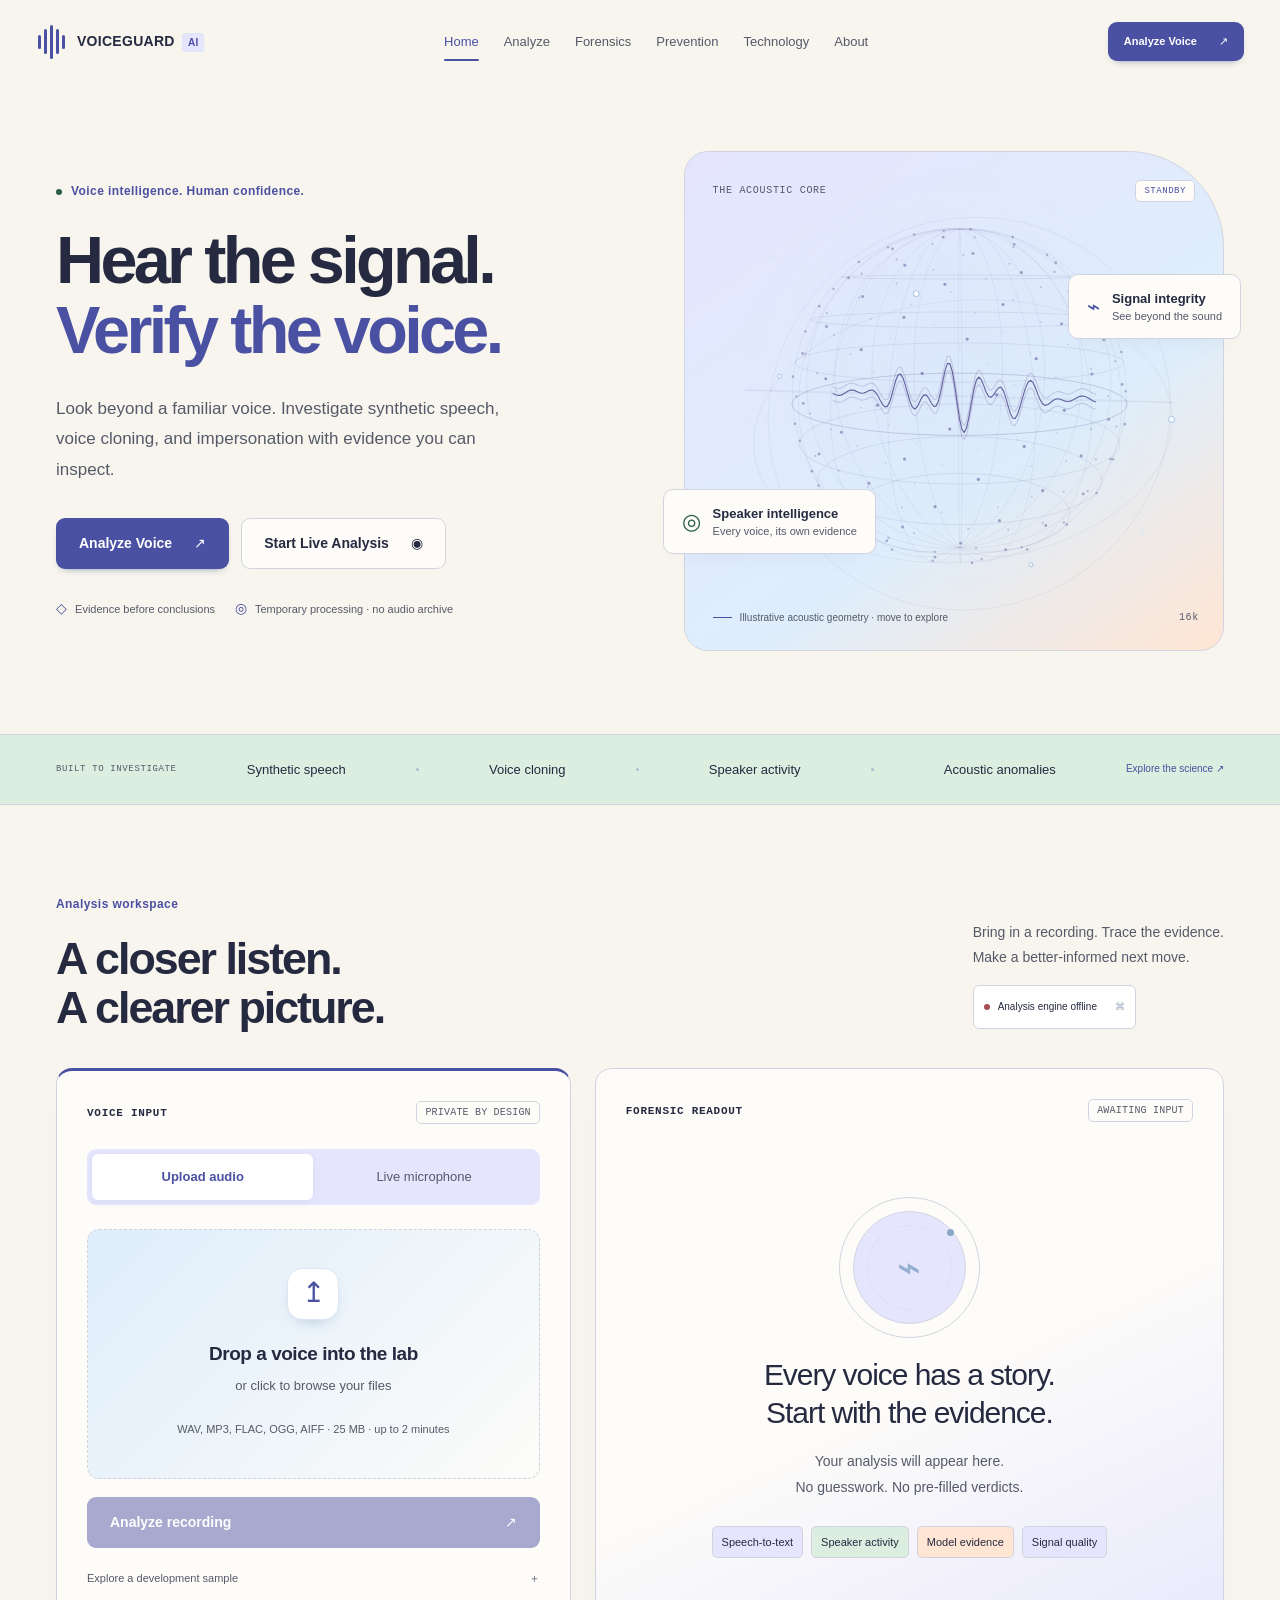
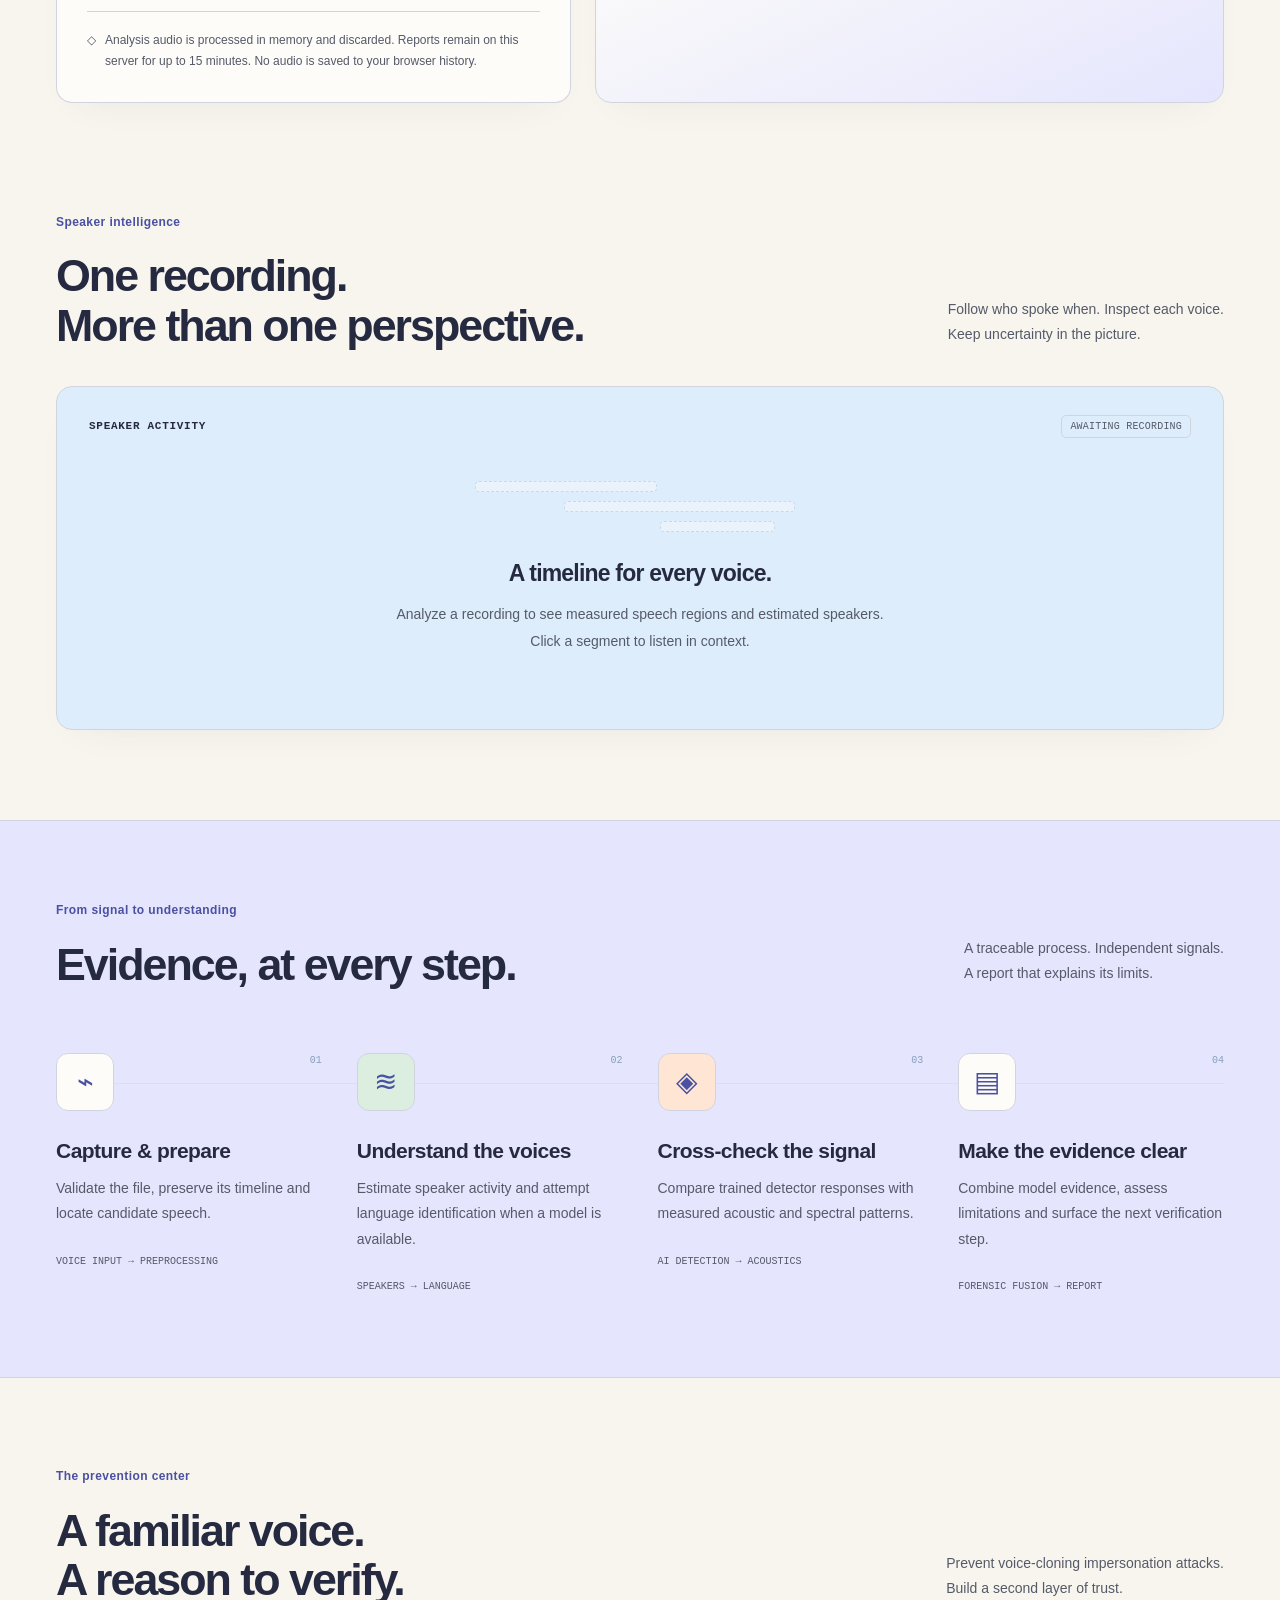
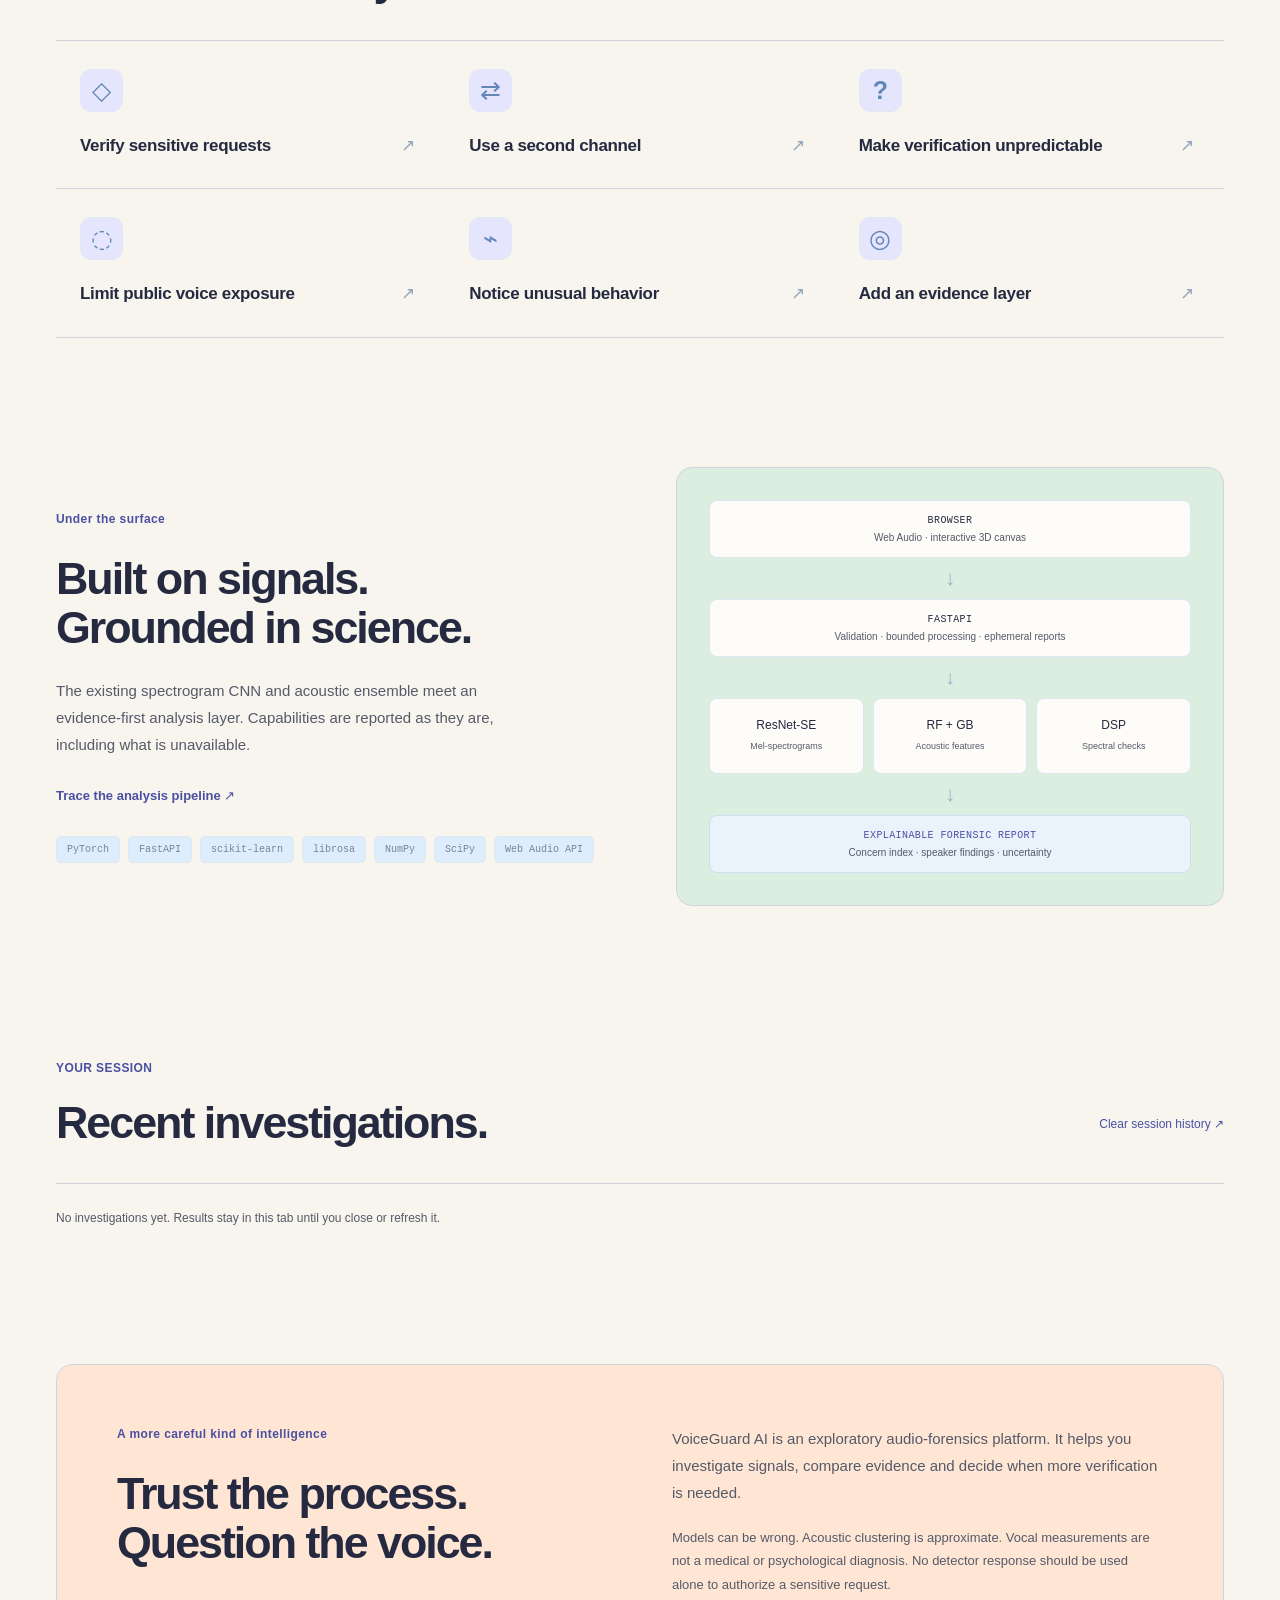
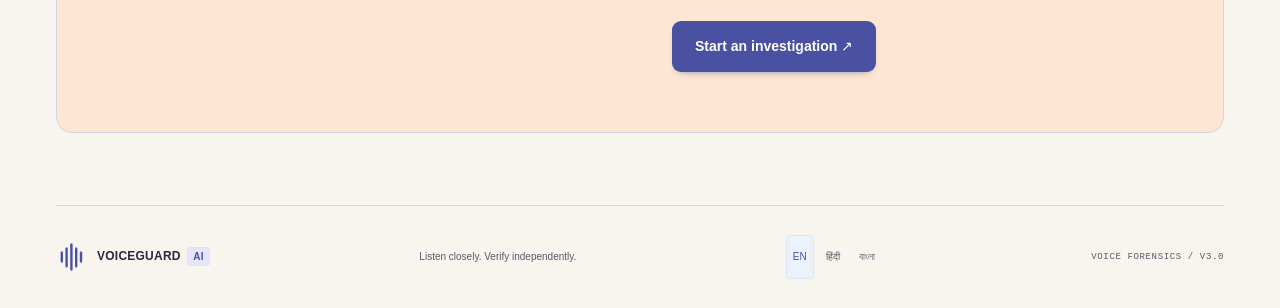
<file: index.html>
<!doctype html>
<html lang="en">
<head>
  <meta charset="UTF-8"><meta name="viewport" content="width=device-width,initial-scale=1">
  <meta name="description" content="VoiceGuard AI — an evidence-first workspace for audio forensics, speaker analysis and safer voice verification.">
  <meta name="theme-color" content="#f7f5ef"><title>VoiceGuard AI — Hear the signal. Verify the voice.</title>
  <link rel="icon" href="data:image/svg+xml,%3Csvg xmlns='http://www.w3.org/2000/svg' viewBox='0 0 32 32'%3E%3Crect width='32' height='32' rx='8' fill='%234f51a7'/%3E%3Cpath d='M8 13v6m5-11v16m6-19v22m5-14v6' stroke='%23f7f5ef' stroke-width='2' stroke-linecap='round'/%3E%3C/svg%3E">
  <link rel="stylesheet" href="styles.css"><script src="core-visual.js" defer></script><script src="api-config.js"></script><script src="script.js" defer></script>
</head>
<body>
<a class="skip-link" href="#analyze">Skip to audio analysis</a>
<header class="site-header">
  <a class="brand" href="#home" aria-label="VoiceGuard AI home"><span class="brand-icon" aria-hidden="true"><i></i><i></i><i></i><i></i><i></i></span><span>VOICEGUARD <b>AI</b></span></a>
  <button class="menu-toggle" id="menuToggle" aria-expanded="false" aria-controls="navigation" aria-label="Toggle navigation">☰</button>
  <nav id="navigation" aria-label="Main navigation"><a href="#home">Home</a><a href="#analyze">Analyze</a><a href="#forensics">Forensics</a><a href="#prevention">Prevention</a><a href="#technology">Technology</a><a href="#about">About</a></nav>
  <a class="button small primary nav-cta" href="#analyze">Analyze Voice <span aria-hidden="true">↗</span></a>
</header>
<main>
<section class="hero shell" id="home" aria-labelledby="hero-title">
  <div class="hero-copy reveal">
    <div class="eyebrow"><span class="status-dot"></span> Voice intelligence. Human confidence.</div>
    <h1 id="hero-title">Hear the signal.<br><span>Verify the voice.</span></h1>
    <p class="hero-description">Look beyond a familiar voice. Investigate synthetic speech, voice cloning, and impersonation with evidence you can inspect.</p>
    <div class="hero-actions"><a href="#analyze" class="button primary" data-i18n="analyzeVoice">Analyze Voice <span aria-hidden="true">↗</span></a><button class="button secondary" id="heroLive" data-i18n="startLive">Start Live Analysis <span aria-hidden="true">◉</span></button></div>
    <div class="hero-trust"><span><i aria-hidden="true">◇</i> Evidence before conclusions</span><span><i aria-hidden="true">◎</i> Temporary processing · no audio archive</span></div>
  </div>
  <figure class="core-figure reveal" id="coreFigure">
    <div class="core-top"><span class="mono">THE ACOUSTIC CORE</span><span class="core-state" id="coreState">STANDBY</span></div>
    <canvas id="acousticCore" aria-label="Interactive three dimensional acoustic core. Illustrative while idle; waveform follows microphone or analyzed audio when available."></canvas>
    <div class="core-node node-a"><span class="node-icon">⌁</span><span>Signal integrity<small>See beyond the sound</small></span></div>
    <div class="core-node node-b"><span class="node-icon">◎</span><span>Speaker intelligence<small>Every voice, its own evidence</small></span></div>
    <figcaption><span class="mini-line"></span><span id="coreCaption">Illustrative acoustic geometry · move to explore</span><span class="mono">16k</span></figcaption>
  </figure>
</section>
<div class="capability-strip"><div class="shell"><span class="mono">BUILT TO INVESTIGATE</span><span>Synthetic speech</span><i></i><span>Voice cloning</span><i></i><span>Speaker activity</span><i></i><span>Acoustic anomalies</span><a href="#technology">Explore the science ↗</a></div></div>

<section class="section shell" id="analyze" aria-labelledby="analyze-title">
  <div class="section-heading reveal"><div><div class="eyebrow">Analysis workspace</div><h2 id="analyze-title" data-i18n="workspaceTitle">A closer listen.<br>A clearer picture.</h2></div><div class="heading-aside"><p>Bring in a recording. Trace the evidence.<br>Make a better-informed next move.</p><button class="connection-pill" id="connectionButton" aria-haspopup="dialog"><span class="status-dot" id="connectionDot"></span><span id="connectionText">Connecting to analysis engine</span><span>⌘</span></button></div></div>
  <div class="workspace-grid">
    <article class="panel input-panel reveal">
      <div class="panel-title"><span class="mono">VOICE INPUT</span><span class="pill">PRIVATE BY DESIGN</span></div>
      <div class="tabs" role="tablist" aria-label="Audio source"><button id="uploadTab" role="tab" aria-selected="true" aria-controls="uploadPanel" data-i18n="upload">Upload audio</button><button id="liveTab" role="tab" aria-selected="false" aria-controls="livePanel" tabindex="-1" data-i18n="live">Live microphone</button></div>
      <div id="uploadPanel" role="tabpanel" aria-labelledby="uploadTab">
        <input type="file" id="audioInput" accept=".wav,.mp3,.flac,.ogg,.aiff,.aif,audio/*" class="visually-hidden" tabindex="-1">
        <button class="drop-zone" id="dropZone"><span class="upload-symbol" aria-hidden="true">↥</span><strong id="filePrompt" data-i18n="dropPrompt">Drop a voice into the lab</strong><span id="fileDetail">or click to browse your files</span><small>WAV, MP3, FLAC, OGG, AIFF · 25 MB · up to 2 minutes</small></button>
        <div class="file-meta" id="fileMeta" hidden><span id="fileName"></span><button class="text-button" id="removeFile">Remove</button></div>
        <audio id="audioPreview" controls hidden preload="metadata"></audio>
        <button id="analyzeButton" class="button primary wide" disabled data-i18n="analyzeRecording">Analyze recording <span aria-hidden="true">↗</span></button>
        <details class="sample-details"><summary>Explore a development sample <span>＋</span></summary><p>These are supplied development recordings, not a validation benchmark. Each sample is sent through the actual pipeline.</p><div id="sampleList" class="sample-list">Loading samples…</div></details>
      </div>
      <div id="livePanel" role="tabpanel" aria-labelledby="liveTab" hidden>
        <label class="speech-language-label" for="speechLanguage">Live transcription language <select id="speechLanguage"><option value="en">English</option><option value="hi">Hindi</option><option value="bn">Bengali</option></select></label><p class="subtle">This controls browser transcription only. The audio model detects spoken language independently.</p><div class="live-heading"><span class="mono" id="liveStatus">MICROPHONE OFF</span><time id="recordTimer">00:00</time></div>
        <div class="live-voice-bar" id="liveVoiceBar"><span class="voice-activity-dot" id="voiceActivityDot"></span><span id="voiceActivityText">Awaiting speech input…</span></div>
        <canvas id="liveWave" height="115" aria-label="Live microphone waveform"></canvas><canvas id="liveSpectrum" height="60" aria-label="Live microphone frequency spectrum"></canvas>
        <div class="live-transcript-box" id="liveTranscriptBox"><span class="transcript-label mono">SPEECH RECOGNITION (STT)</span><p id="liveTranscriptText" class="transcript-placeholder">Spoken words will appear here in real time as you speak…</p></div>
        <div class="live-metrics"><div><small>AMPLITUDE</small><strong id="liveAmplitude">— dBFS</strong></div><div><small>WINDOW RISK</small><strong id="liveRisk">Awaiting audio</strong></div><div><small>LANGUAGE</small><strong id="liveLanguage">Unknown</strong></div><div><small>VOCAL STATE</small><strong id="liveVocal">Awaiting audio</strong></div></div>
        <p class="subtle" id="liveSpeaker">Real-time voice stream active. Complete input is analyzed upon stopping.</p>
        <div class="live-action-row"><button class="button primary wide" id="recordButton" data-i18n="enableMic">Enable microphone <span aria-hidden="true">◉</span></button></div>
        <p class="privacy-note">Your browser asks for permission. Optional browser speech recognition may send audio to your browser provider. The analysis engine processes the recording separately. Stop recording to review the complete forensic report.</p>
      </div>
      <div id="inputError" class="notice error" role="alert" hidden></div>
      <div class="privacy-note"><span aria-hidden="true">◇</span><span>Analysis audio is processed in memory and discarded. Reports remain on this server for up to 15 minutes. No audio is saved to your browser history.</span></div>
    </article>
    <article class="panel readout-panel reveal" aria-labelledby="readoutTitle" aria-busy="false" id="readout">
      <div class="panel-title"><span class="mono" id="readoutTitle">FORENSIC READOUT</span><span class="pill" id="readoutStatus">AWAITING INPUT</span></div>
      <div id="emptyReadout" class="empty-readout"><div class="empty-orbit" aria-hidden="true"><span>⌁</span><i></i></div><h3>Every voice has a story.<br>Start with the evidence.</h3><p>Your analysis will appear here.<br>No guesswork. No pre-filled verdicts.</p><div class="empty-tags"><span>Speech-to-text</span><span>Speaker activity</span><span>Model evidence</span><span>Signal quality</span></div></div>
      <div id="loadingReadout" class="loading-readout" hidden><div class="processing-icon" aria-hidden="true">◎</div><p class="eyebrow">FOLLOWING THE SIGNAL</p><h3 id="analysisStage" role="status">Reading audio</h3><div class="progress-track" role="progressbar" aria-label="Analysis progress" aria-valuemin="0" aria-valuemax="100" aria-valuenow="0"><span id="progressLine"></span></div><ol id="stageList"></ol><p class="subtle">Stages reflect server progress. First analysis may take longer while audio libraries warm up.</p></div>
      <div id="resultReadout" hidden>
        <div class="result-hero"><div class="risk-gauge" id="riskGauge"><svg viewBox="0 0 180 180" aria-hidden="true"><circle cx="90" cy="90" r="76"></circle><circle id="gaugeValue" cx="90" cy="90" r="76"></circle></svg><div><strong id="gaugeScore">—</strong><span>CONCERN / 100</span></div></div><div><span class="eyebrow">VOICE AUTHENTICITY RISK</span><h3 id="verdictText"></h3><span class="risk-badge" id="verdictTag"></span><p class="subtle" id="confidence"></p></div></div>
        <div class="summary-grid"><div><small>SPEAKERS</small><strong id="summarySpeakers">—</strong></div><div><small>LANGUAGE</small><strong id="summaryLanguage">—</strong></div><div><small>AUDIO QUALITY</small><strong id="summaryQuality">—</strong></div><div><small>DURATION</small><strong id="summaryDuration">—</strong></div></div>
        <p id="languageEvidence" class="subtle"></p><div class="result-transcript-box" id="resultTranscriptBox" hidden><div class="panel-title"><span class="mono">TRANSCRIBED SPEECH</span><span class="pill">SPEECH-TO-TEXT</span></div><p id="resultTranscriptText"></p></div>
        <p class="notice" id="resultReason"></p><div id="evidenceRows" class="evidence-list"></div>
        <button class="button secondary wide" id="reportButton">Download forensic report <span>↓</span></button><p class="report-note">Printable HTML · measured evidence, speaker findings and limitations</p>
      </div>
    </article>
  </div>
</section>

<section class="section shell forensics-section" id="forensics" aria-labelledby="forensics-title">
  <div class="section-heading reveal"><div><div class="eyebrow">Speaker intelligence</div><h2 id="forensics-title">One recording.<br>More than one perspective.</h2></div><p class="heading-aside">Follow who spoke when. Inspect each voice.<br>Keep uncertainty in the picture.</p></div>
  <div class="panel timeline-panel reveal">
    <div class="panel-title"><span class="mono">SPEAKER ACTIVITY</span><span class="pill" id="timelineBadge">AWAITING RECORDING</span></div>
    <div id="timelineEmpty" class="timeline-empty"><div class="timeline-placeholder" aria-hidden="true"><i></i><i></i><i></i></div><h3>A timeline for every voice.</h3><p>Analyze a recording to see measured speech regions and estimated speakers.<br>Click a segment to listen in context.</p></div>
    <div id="timelineResult" hidden><h3 id="speakerCountTitle"></h3><p class="subtle">Each voice has its own concern index. This is not a calibrated probability of fraud. Overlapping audio is excluded from individual scoring.</p><div id="speakerOverview" class="speaker-overview"></div><p id="diarizationNote" class="notice"></p><div class="timeline-ruler"><span>00:00</span><span id="timelineEnd"></span></div><div id="speakerLanes"></div><div class="timeline-legend"><span><i></i> Estimated speaker activity</span><span><i class="hatched"></i> Overlapping speech</span><span>Click a segment to play</span></div><div id="speakerDetail" class="speaker-detail" aria-live="polite"></div></div>
  </div>
  <div class="signal-panels" id="signalPanels" hidden><article class="panel"><div class="panel-title"><span class="mono">MEL-SPECTROGRAM</span><span class="pill">MEASURED AUDIO</span></div><canvas id="spectrogram" height="220" aria-label="Measured mel-frequency spectrogram: time increases to the right, mel bands increase upward"></canvas><p class="subtle">Time → · mel frequency ↑ · darker blue = greater relative energy</p></article><article class="panel"><div class="panel-title"><span class="mono">VOCAL CHARACTERISTICS</span><span class="pill">NON-DIAGNOSTIC</span></div><div id="vocalDetails"></div></article></div>
</section>

<section class="method-section" id="how-it-works"><div class="shell section"><div class="section-heading reveal"><div><div class="eyebrow">From signal to understanding</div><h2>Evidence, at every step.</h2></div><p class="heading-aside">A traceable process. Independent signals.<br>A report that explains its limits.</p></div><div class="pipeline-grid">
  <article class="reveal"><span>01</span><div class="method-icon">⌁</div><h3>Capture & prepare</h3><p>Validate the file, preserve its timeline and locate candidate speech.</p><small>VOICE INPUT → PREPROCESSING</small></article>
  <article class="reveal"><span>02</span><div class="method-icon">≋</div><h3>Understand the voices</h3><p>Estimate speaker activity and attempt language identification when a model is available.</p><small>SPEAKERS → LANGUAGE</small></article>
  <article class="reveal"><span>03</span><div class="method-icon">◈</div><h3>Cross-check the signal</h3><p>Compare trained detector responses with measured acoustic and spectral patterns.</p><small>AI DETECTION → ACOUSTICS</small></article>
  <article class="reveal"><span>04</span><div class="method-icon">▤</div><h3>Make the evidence clear</h3><p>Combine model evidence, assess limitations and surface the next verification step.</p><small>FORENSIC FUSION → REPORT</small></article>
</div></div></section>

<section class="section shell" id="prevention"><div class="section-heading reveal"><div><div class="eyebrow">The prevention center</div><h2>A familiar voice.<br>A reason to verify.</h2></div><p class="heading-aside">Prevent voice-cloning impersonation attacks.<br>Build a second layer of trust.</p></div><div class="prevention-grid">
<details class="protection-card reveal"><summary><span class="card-icon">◇</span><span>Verify sensitive requests</span><i>↗</i></summary><p>A voice alone is not proof of identity. Pause before approving payments, account changes or requests for credentials.</p></details>
<details class="protection-card reveal"><summary><span class="card-icon">⇄</span><span>Use a second channel</span><i>↗</i></summary><p>Call a saved, independently verified number or use your organization’s trusted messaging channel. Do not rely on contact details supplied by the caller.</p></details>
<details class="protection-card reveal"><summary><span class="card-icon">?</span><span>Make verification unpredictable</span><i>↗</i></summary><p>Use a fresh challenge or agreed verification process. A challenge is an additional check; a convincing answer is not sufficient on its own.</p></details>
<details class="protection-card reveal"><summary><span class="card-icon">◌</span><span>Limit public voice exposure</span><i>↗</i></summary><p>Consider where you publish long, clean voice recordings. Share recordings with the audience that actually needs them.</p></details>
<details class="protection-card reveal"><summary><span class="card-icon">⌁</span><span>Notice unusual behavior</span><i>↗</i></summary><p>Urgency, secrecy, unfamiliar payment details and attempts to bypass normal procedures are reasons to pause and verify.</p></details>
<details class="protection-card reveal"><summary><span class="card-icon">◎</span><span>Add an evidence layer</span><i>↗</i></summary><p>Use VoiceGuard to inspect acoustic signals. A low concern score does not establish authenticity; keep independent verification in place.</p></details>
</div></section>

<section class="technology-section shell" id="technology"><div class="technology-copy reveal"><div class="eyebrow">Under the surface</div><h2>Built on signals.<br>Grounded in science.</h2><p>The existing spectrogram CNN and acoustic ensemble meet an evidence-first analysis layer. Capabilities are reported as they are, including what is unavailable.</p><a href="#how-it-works" class="text-link">Trace the analysis pipeline ↗</a><div class="technology-badges"><span>PyTorch</span><span>FastAPI</span><span>scikit-learn</span><span>librosa</span><span>NumPy</span><span>SciPy</span><span>Web Audio API</span></div></div><div class="architecture panel reveal"><div class="architecture-node">BROWSER <small>Web Audio · interactive 3D canvas</small></div><div class="architecture-connector">↓</div><div class="architecture-node">FASTAPI <small>Validation · bounded processing · ephemeral reports</small></div><div class="architecture-connector">↓</div><div class="architecture-branches"><span>ResNet-SE<br><small>Mel-spectrograms</small></span><span>RF + GB<br><small>Acoustic features</small></span><span>DSP<br><small>Spectral checks</small></span></div><div class="architecture-connector">↓</div><div class="architecture-node final-node">EXPLAINABLE FORENSIC REPORT <small>Concern index · speaker findings · uncertainty</small></div></div></section>

<section class="section shell" id="history"><div class="section-heading"><div><div class="eyebrow">YOUR SESSION</div><h2>Recent investigations.</h2></div><button class="text-button" id="clearHistory">Clear session history ↗</button></div><div id="historyList" class="history-list"><p class="subtle">No investigations yet. Results stay in this tab until you close or refresh it.</p></div></section>
<section class="about-section shell reveal" id="about"><div><div class="eyebrow">A more careful kind of intelligence</div><h2>Trust the process.<br>Question the voice.</h2></div><div><p>VoiceGuard AI is an exploratory audio-forensics platform. It helps you investigate signals, compare evidence and decide when more verification is needed.</p><p>Models can be wrong. Acoustic clustering is approximate. Vocal measurements are not a medical or psychological diagnosis. No detector response should be used alone to authorize a sensitive request.</p><a class="button primary" href="#analyze">Start an investigation ↗</a></div></section>
</main>
<footer class="shell"><a class="brand" href="#home"><span class="brand-icon" aria-hidden="true"><i></i><i></i><i></i><i></i><i></i></span><span>VOICEGUARD <b>AI</b></span></a><p>Listen closely. Verify independently.</p><div class="language-controls" aria-label="Interface language"><button data-lang="en" aria-pressed="true">EN</button><button data-lang="hi" aria-pressed="false">हिंदी</button><button data-lang="bn" aria-pressed="false">বাংলা</button></div><span class="mono">VOICE FORENSICS / V3.0</span></footer>
<dialog id="settingsDialog"><form method="dialog"><div class="panel-title"><span class="mono">CONNECTION SETTINGS</span><button class="text-button" aria-label="Close settings">✕</button></div><h3>Connect securely.</h3><p>Local analysis works without a key. If your server requires authentication, enter the key provided by its operator. It stays in this tab’s memory.</p><label for="apiKey">API key</label><input id="apiKey" type="password" autocomplete="off" placeholder="Optional for localhost"><p id="capabilityDetails" class="notice"></p><button class="button primary wide" id="saveSettings">Save & reconnect</button></form></dialog>
<div class="toast" id="toast" role="status" hidden></div>
</body></html>
</file>
<file: styles.css>
/* Hallmark · pre-emit critique: P4 H4 E4 S4 R4 V4 */
/* Hallmark · macrostructure: Workbench · tone: soft editorial · anchor hue: indigo */
@import url("tokens.css");

:root {
  font-family:var(--font-body);
  color:var(--ink);
  background:var(--surface);
  font-synthesis:none}

* {
  box-sizing:border-box}
html {
  scroll-behavior:smooth;
  scroll-padding-top:100px;
  overflow-x:clip}
body {
  margin:0;
  font-size:15px;
  line-height:1.65;
  overflow-x:clip;
  background:var(--surface)}
button,input,a {
  -webkit-tap-highlight-color:transparent}
button,input {
  font:inherit}
button,a {
  touch-action:manipulation}
button {
  cursor:pointer}
button:disabled {
  cursor:not-allowed;
  opacity:.48}
a {
  color:inherit;
  text-decoration:none}
button {
  color:inherit}
p {
  color:var(--muted);
  margin:0 0 20px}
h1,h2,h3 {
  font-family:var(--font-display);
  font-weight:600;
  line-height:1.1;
  letter-spacing:-.045em;
  margin:0;
  min-width:0;
  overflow-wrap:anywhere}
h2 {
  font-size:clamp(34px,3.5vw,53px)}
h3 {
  font-size:25px;
  letter-spacing:-.035em}
small {
  font-size:11px}
button:focus-visible,a:focus-visible,summary:focus-visible,input:focus-visible {
  outline:3px solid #789ed0;
  outline-offset:5px}
::selection {
  background:#d6e5f8}
[hidden] {
  display:none!important}
.shell {
  width:min(1280px,calc(100% - 112px));
  margin-inline:auto}
.section {
  padding-block:var(--space-section)}
section {
  scroll-margin-top:20px}
.mono {font-family:var(--font-mono);font-size:10px;letter-spacing:.07em}
.eyebrow {font-family:var(--font-body);font-size:12px;letter-spacing:.035em;font-weight:600;color:var(--blue);display:flex;align-items:center;gap:9px;margin-bottom:24px}
.status-dot {
  height:6px;
  width:6px;
  background:var(--green);
  border-radius:50%;
  display:inline-block;
  flex:none}
.button {
  min-height:48px;
  padding:13px 22px;
  display:inline-flex;
  align-items:center;
  justify-content:center;
  gap:22px;
  border:1px solid transparent;
  border-radius:9px;
  font-size:14px;
  font-weight:600;
  transition:transform var(--dur-short) var(--ease-out),box-shadow var(--dur-short) var(--ease-out),background var(--dur-short) var(--ease-out)}
.button:hover:not(:disabled) {
  transform:translateY(-2px);
  box-shadow:0 9px 22px -12px #345f91aa}
.button:active:not(:disabled) {
  transform:translateY(1px) scale(0.985)}
.primary {
  background:var(--blue);
  color:white;
  box-shadow:0 4px 10px -7px #123d70}
.primary:hover:not(:disabled) {
  background:var(--blue-deep)}
.secondary {
  background:var(--white);
  border-color:var(--line)}
.small {
  min-height:39px;
  padding:9px 15px;
  font-size:11px}
.wide {
  width:100%;
  justify-content:space-between;
  margin-top:18px}
.text-button {
  background:none;
  border:0;
  font-size:12px;
  color:var(--blue);
  padding:8px 0}
.text-link {
  font-size:13px;
  font-weight:600;
  color:var(--blue)}
.pill {
  font:10px var(--font-mono);
  letter-spacing:.02em;
  color:var(--muted);
  border:1px solid var(--line);
  padding:5px 8px;
  border-radius:5px;
  white-space:nowrap}
.subtle {
  font-size:12px;
  color:var(--muted)}
.skip-link {
  position:fixed;
  top:-100px;
  left:20px;
  background:white;
  padding:10px;
  z-index:100}
.skip-link:focus {
  top:10px}
.visually-hidden {
  position:absolute!important;
  width:1px;
  height:1px;
  padding:0;
  margin:-1px;
  overflow:hidden;
  clip:rect(0,0,0,0);
  white-space:nowrap;
  border:0}

.site-header {
  height:84px;
  display:flex;
  align-items:center;
  justify-content:space-between;
  gap:24px;
  padding:0 max(36px,calc((100vw - 1280px)/2));
  border-bottom:1px solid transparent;
  background:var(--color-header);
  position:sticky;
  top:0;
  z-index:30;
  transition:background .25s var(--ease-out),box-shadow .25s var(--ease-out),border-color .25s var(--ease-out)}
.site-header.scrolled {
  box-shadow:0 8px 24px -18px var(--color-shadow);
  border-color:var(--line);
  backdrop-filter:blur(10px)}
.brand {
  display:flex;
  gap:11px;
  align-items:center;
  white-space:nowrap;
  font-size:14px;
  letter-spacing:.02em;
  font-weight:700}
.brand b {
  font-size:10px;
  color:var(--blue);
  background:var(--blue-light);
  border:1px solid #dce6f4;
  padding:3px 5px;
  border-radius:4px;
  margin-left:3px}
.brand-icon {
  width:30px;
  height:34px;
  display:flex;
  align-items:center;
  justify-content:center;
  gap:3px}
.brand-icon i {
  background:var(--blue);
  width:3px;
  height:14px;
  border-radius:3px}
.brand-icon i:nth-child(2),.brand-icon i:nth-child(4) {
  height:25px}
.brand-icon i:nth-child(3) {
  height:34px}
.site-header nav {
  display:flex;
  gap:25px}
.site-header nav a {
  font-size:13px;
  color:var(--muted);
  position:relative;
  padding:12px 0}
.site-header nav a:hover,.site-header nav a.active {
  color:var(--blue)}
.site-header nav a.active:after {
  content:'';
  position:absolute;
  bottom:3px;
  left:0;
  width:100%;
  height:2px;
  background:var(--blue);
  border-radius:2px}
.menu-toggle {
  display:none;
  background:none;
  border:0;
  font-size:24px}

.hero {
  display:grid;
  grid-template-columns:1.08fr 1fr;
  gap:44px;
  align-items:center;
  min-height:650px;
  padding-block:56px 72px}
.hero h1 {
  font-size:clamp(48px,5.2vw,76px);
  font-weight:600;
  letter-spacing:-.055em;
  line-height:1.05;
  white-space:normal}
.hero h1 span {
  color:var(--blue)}
.hero-description {
  font-size:17px;
  line-height:1.8;
  max-width:460px;
  margin:28px 0 32px}
.hero-actions {
  display:flex;
  gap:12px}
.hero-trust {
  display:flex;
  gap:10px 20px;
  margin-top:28px;
  flex-wrap:wrap;
  color:var(--muted);
  font-size:11px}
.hero-trust i {
  font-style:normal;
  font-size:14px;
  padding-right:5px;
  color:var(--blue)}
.core-figure {
  height:500px;
  margin:0;
  position:relative;
  border-radius:24px 96px 24px 24px;
  background:linear-gradient(145deg,var(--color-lavender),var(--color-blue) 62%,var(--color-peach));
  border:1px solid var(--line);
  isolation:isolate}
.core-figure canvas {
  width:100%;
  height:100%;
  display:block;
  touch-action:pan-y}
.core-top {
  position:absolute;
  left:28px;
  right:28px;
  top:28px;
  display:flex;
  align-items:center;
  justify-content:space-between;
  color:var(--muted)}
.core-top .mono {
  font-size:10px}
.core-state {
  font:9px var(--font-mono);
  letter-spacing:.06em;
  border:1px solid var(--line);
  border-radius:5px;
  padding:5px 8px;
  background:var(--white);
  color:var(--blue)}
.core-node {
  position:absolute;
  display:flex;
  align-items:center;
  gap:12px;
  padding:16px 18px;
  background:var(--white);
  border:1px solid var(--line);
  border-radius:10px;
  box-shadow:0 12px 28px -18px var(--color-shadow);
  pointer-events:none;
  font:600 13px var(--font-body)}
.core-node small {
  display:block;
  font-family:var(--font-body);
  letter-spacing:0;
  color:var(--muted);
  font-size:11px;
  font-weight:400;
  margin-top:4px}
.node-icon {
  color:var(--blue);
  font-size:22px;
  font-family:Arial}
.node-a {
  top:122px;
  right:-18px}
.node-b {
  bottom:96px;
  left:-22px}
.core-figure figcaption {
  position:absolute;
  bottom:24px;
  left:28px;
  right:24px;
  display:flex;
  align-items:center;
  gap:8px;
  font-size:10px;
  color:var(--muted)}
.core-figure figcaption .mono {
  margin-left:auto}
.mini-line {
  width:19px;
  height:1px;
  background:var(--blue)}
.capability-strip {
  border-top:1px solid var(--line);
  border-bottom:1px solid var(--line);
  background:var(--color-sage)}
.capability-strip>.shell {
  display:flex;
  align-items:center;
  justify-content:space-between;
  gap:20px;
  padding-block:24px;
  color:var(--ink);
  font-size:13px}
.capability-strip .mono {
  font-size:9px;
  color:var(--muted)}
.capability-strip i {
  width:3px;
  height:3px;
  background:#aebed0;
  border-radius:50%}
.capability-strip a {
  font-size:10px;
  color:var(--blue)}

.section-heading {
  display:flex;
  align-items:flex-end;
  justify-content:space-between;
  gap:40px;
  margin-bottom:36px}
.heading-aside {
  font-size:14px;
  line-height:1.8;
  margin-bottom:3px;
  max-width:345px}
.heading-aside p {
  margin-bottom:15px}
.section-heading .eyebrow {
  margin-bottom:19px}
.connection-pill {
  display:inline-flex;
  align-items:center;
  gap:8px;
  font-size:10px;
  border:1px solid var(--line);
  border-radius:6px;
  padding:7px 10px;
  background:white}
.connection-pill>span:last-child {
  color:#9cacc0;
  padding-left:10px}
.workspace-grid {
  display:grid;
  grid-template-columns:minmax(0,.9fr) minmax(0,1.1fr);
  gap:24px;
  align-items:stretch}
.panel {
  border:1px solid var(--line);
  border-radius:var(--radius);
  background:var(--white);
  box-shadow:var(--shadow);
  padding:30px;
  min-width:0}
.panel-title {
  display:flex;
  align-items:center;
  justify-content:space-between;
  gap:10px;
  margin-bottom:25px}
.panel-title .mono {
  font-size:11px;
  font-weight:600;
  letter-spacing:.065em}
.tabs {
  display:flex;
  padding:5px;
  background:var(--color-lavender);
  border-radius:9px;
  margin:0 0 24px}
.tabs button {
  border:0;
  background:transparent;
  color:var(--muted);
  border-radius:6px;
  padding:12px 8px;
  font-size:13px;
  width:50%;
  min-height:44px;
  transition:background .2s var(--ease-out),color .2s var(--ease-out),box-shadow .2s var(--ease-out)}
.tabs button[aria-selected=true] {
  background:white;
  box-shadow:0 2px 7px #23426210;
  color:var(--blue);
  font-weight:600}
.drop-zone {
  display:flex;
  align-items:center;
  flex-direction:column;
  justify-content:center;
  width:100%;
  min-height:250px;
  border:1px dashed var(--line);
  border-radius:12px;
  background:linear-gradient(135deg,var(--color-blue),var(--white));
  color:var(--ink);
  padding:28px 16px;
  transition:background .2s var(--ease-out),border-color .2s var(--ease-out),transform .2s var(--ease-out)}
.drop-zone:hover,.drop-zone.dragging {
  background:#eef4fd;
  border-color:var(--blue)}
.upload-symbol {
  display:grid;
  place-items:center;
  width:52px;
  height:52px;
  border:1px solid #dbe6f2;
  border-radius:15px;
  background:white;
  color:var(--blue);
  font-size:28px;
  margin-bottom:18px;
  box-shadow:0 7px 20px -14px #456f96}
.drop-zone strong {
  font-size:19px;
  font-weight:600;
  letter-spacing:-.025em}
.drop-zone>span:not(.upload-symbol) {
  font-size:13px;
  color:var(--muted);
  margin-top:6px}
.drop-zone small {
  font-size:11px;
  color:var(--muted);
  margin-top:24px;
  max-width:290px;
  line-height:1.8}
.file-meta {
  display:flex;
  justify-content:space-between;
  align-items:center;
  font-size:11px;
  margin-top:12px;
  gap:10px}
.file-meta>span {
  overflow:hidden;
  text-overflow:ellipsis;
  white-space:nowrap}
audio {
  display:block;
  width:100%;
  height:38px;
  margin-top:14px}
.privacy-note {
  font-size:12px;
  line-height:1.75;
  color:var(--muted);
  display:flex;
  gap:9px;
  margin-top:24px;
  padding-top:18px;
  border-top:1px solid var(--line)}
.sample-details {
  margin-top:21px;
  font-size:11px}
.sample-details summary {
  cursor:pointer;
  display:flex;
  justify-content:space-between;
  color:var(--muted)}
.sample-details p {
  margin:12px 0;
  font-size:10px}
.sample-list {
  display:flex;
  flex-wrap:wrap;
  gap:6px}
.sample-list button {
  border:1px solid var(--line);
  border-radius:5px;
  padding:6px 9px;
  background:var(--surface);
  font-size:10px;
  text-align:left}
.readout-panel {
  min-height:591px}
.empty-readout {
  display:flex;
  align-items:center;
  text-align:center;
  flex-direction:column;
  justify-content:center;
  padding:64px 12px 48px}
.empty-orbit {
  position:relative;
  width:113px;
  height:113px;
  border-radius:50%;
  border:1px solid var(--line);
  display:grid;
  place-items:center;
  margin-bottom:32px;
  outline:1px solid var(--line);
  outline-offset:13px;
  background:var(--color-lavender)}
.empty-orbit:before {
  content:'';
  position:absolute;
  inset:13px;
  border-radius:50%;
  border:1px dashed #d3deec}
.empty-orbit span {
  color:#94afd0;
  font-size:40px;
  font-family:serif}
.empty-orbit i {
  height:7px;
  width:7px;
  border-radius:50%;
  background:#8ba8cb;
  position:absolute;
  top:17px;
  right:11px}
.empty-readout h3 {
  font-size:30px;
  font-weight:500;
  line-height:1.25}
.empty-readout p {
  font-size:14px;
  line-height:1.8;
  margin:18px 0 26px}
.empty-tags {
  display:flex;
  gap:8px;
  flex-wrap:wrap;
  justify-content:center}
.empty-tags span {
  font-size:11px;
  background:var(--color-lavender);
  border:1px solid var(--line);
  border-radius:5px;
  padding:6px 9px}
.notice {
  font-size:13px;
  padding:14px 16px;
  background:var(--color-blue);
  border:1px solid var(--line);
  border-radius:8px;
  line-height:1.75;
  color:var(--muted)}
.error {
  background:#fff5f4;
  border-color:#efd9d7;
  color:#984b4b;
  margin-top:15px}
.loading-readout {
  padding:12px 8px}
.processing-icon {
  font-size:50px;
  color:#6b90c0;
  text-align:center;
  margin-bottom:8px;
  animation:breathe 3s ease-in-out infinite}
.loading-readout>.eyebrow {
  justify-content:center;
  margin-bottom:12px}
.loading-readout h3 {
  text-align:center;
  font-size:23px}
.progress-track {
  height:5px;
  background:var(--color-lavender);
  margin:25px 0;
  border-radius:3px;
  overflow:clip}
.progress-track span {
  display:block;
  background:var(--blue);
  height:100%;
  width:100%;
  transform:scaleX(.05);
  transform-origin:left;
  transition:transform .5s var(--ease-out)}
.loading-readout ol {
  list-style:none;
  padding:0;
  display:grid;
  grid-template-columns:1fr 1fr;
  gap:11px;
  margin-bottom:25px}
.loading-readout li {
  font-size:12px;
  color:var(--muted);
  display:flex;
  gap:8px}
.loading-readout li.active {
  color:var(--blue);
  font-weight:600}
.loading-readout li.done {
  color:var(--green)}
.loading-readout li span {
  font:10px Consolas,monospace}
.result-hero {
  display:flex;
  gap:24px;
  align-items:center}
.risk-gauge {
  position:relative;
  flex:none;
  width:165px;
  height:165px;
  --risk-color:var(--blue)}
.risk-gauge svg {
  height:100%;
  width:100%;
  transform:rotate(-90deg)}
.risk-gauge circle {
  fill:none;
  stroke:#edf2f8;
  stroke-width:7}
.risk-gauge #gaugeValue {
  stroke:var(--risk-color);
  stroke-dasharray:477.52;
  stroke-dashoffset:477.52;
  stroke-linecap:round;
  transition:stroke-dashoffset 1s ease}
.risk-gauge>div {
  position:absolute;
  inset:0;
  display:flex;
  flex-direction:column;
  align-items:center;
  justify-content:center}
.risk-gauge strong {
  font-size:47px;
  font-weight:450;
  letter-spacing:-.07em}
.risk-gauge span {
  font:8px Consolas,monospace;
  letter-spacing:.05em;
  color:var(--muted)}
.result-hero .eyebrow {
  font-size:8px;
  margin-bottom:12px}
.result-hero h3 {
  font-size:23px;
  line-height:1.2}
.risk-badge {
  display:inline-block;
  font-size:9px;
  letter-spacing:.07em;
  border-radius:4px;
  padding:5px 8px;
  background:#edf2f8;
  margin-top:12px;
  color:var(--blue)}
.result-hero .subtle {
  font-size:10px;
  margin:9px 0 0}
.summary-grid {
  display:grid;
  grid-template-columns:repeat(4,1fr);
  gap:10px;
  border-block:1px solid var(--line);
  padding:18px 0;
  margin:24px 0 18px}
.summary-grid small {
  display:block;
  font:10px var(--font-mono);
  color:var(--muted)}
.summary-grid strong {
  display:block;
  font-size:14px;
  margin-top:6px;
  font-weight:600}
.evidence-list details {
  padding:13px 0;
  border-bottom:1px solid #eaf0f5}
.evidence-list summary {
  display:flex;
  align-items:center;
  gap:12px;
  cursor:pointer;
  list-style:none;
  font-size:13px;
  min-height:32px}
.evidence-list summary:before {
  content:'＋';
  color:#91a6be;
  font-size:12px}
.evidence-list details[open] summary:before {
  content:'−'}
.evidence-list summary>span:first-of-type {
  flex:1}
.evidence-list p {
  font-size:12px;
  margin:12px 0 0;
  padding-left:25px}
.evidence-bar {
  width:63px;
  height:3px;
  background:#eaf0f7;
  flex:none}
.evidence-bar i {
  height:100%;
  display:block;
  background:#7b9dc7}
.evidence-score {
  font:10px Consolas,monospace;
  color:var(--blue);
  width:35px;
  text-align:right}
.report-note {
  font-size:9px;
  text-align:center;
  margin:10px 0 0;
  color:var(--muted)}
.live-heading {
  display:flex;
  justify-content:space-between;
  font-size:12px;
  margin-bottom:14px;
  align-items:center}
.live-heading .mono {
  transition:color .35s,letter-spacing .35s;
  color:var(--blue)}
#liveStatus.active-status {
  color:#b45309;
  letter-spacing:.13em}
#livePanel.recording-active {
  background:linear-gradient(165deg,#fffcf4 0%,#fff9ef 55%,#fffef9 100%);
  border-radius:var(--radius);
  transition:background .6s ease}
#recordTimer.ticking {
  color:#b45309;
  font-weight:600}
.live-voice-bar {
  display:flex;
  align-items:center;
  gap:9px;
  font-size:11px;
  padding:9px 13px;
  background:#fafaf8;
  border:1px solid #ece9e2;
  border-radius:10px;
  margin-bottom:12px;
  color:var(--muted);
  transition:background .35s var(--ease-out),border-color .35s var(--ease-out),color .35s var(--ease-out)}
.live-voice-bar.speaking {
  background:linear-gradient(98deg,#fffbeb 0%,#fff7ed 100%);
  border-color:#fbbf24;
  color:#92400e;
  font-weight:600;
  box-shadow:0 3px 14px -5px rgba(245,158,11,.22)}
.voice-activity-dot {
  width:8px;
  height:8px;
  border-radius:50%;
  background:#d1d5db;
  transition:background .35s var(--ease-out),border-color .35s var(--ease-out),color .35s var(--ease-out);
  flex:none}
.voice-activity-dot.active {
  background:#d97706;
  box-shadow:0 0 0 3px rgba(217,119,6,.16),0 0 0 6px rgba(217,119,6,.05);
  animation:pulse-voice 1.8s ease-in-out infinite}
.live-transcript-box {
  background:#fffef8;
  border:1.5px dashed #fcd34d;
  border-radius:10px;
  padding:12px 14px;
  margin-top:12px;
  max-height:120px;
  overflow-y:auto;
  text-align:left;
  transition:background .35s var(--ease-out),border-color .35s var(--ease-out),color .35s var(--ease-out)}
.live-transcript-box.active {
  border-color:#f59e0b;
  border-style:solid;
  box-shadow:0 3px 16px -5px rgba(245,158,11,.16);
  background:#fffbf0}
.transcript-label {
  display:block;
  font-size:9px;
  letter-spacing:.09em;
  color:#b45309;
  font-weight:600;
  margin-bottom:5px}
.live-transcript-box p {
  margin:0;
  font-size:12px;
  line-height:1.6;
  color:var(--ink)}
.transcript-placeholder {
  color:#9ca3af;
  font-style:italic}
.result-transcript-box {
  background:linear-gradient(145deg,#fffdf8,#fff9f0);
  border:1px solid #fde8c8;
  border-left:3px solid #f59e0b;
  border-radius:9px;
  padding:15px 18px;
  margin:20px 0 16px}
.result-transcript-box .panel-title {
  margin-bottom:10px}
.result-transcript-box p {
  margin:0;
  font-size:13px;
  line-height:1.7;
  color:var(--ink);
  font-weight:450}
.live-action-row {
  display:flex;
  gap:10px;
  margin-top:12px}
#recordButton.recording {
  background:linear-gradient(130deg,#d97706,#b45309);
  border-color:#92400e;
  color:var(--white);
  animation:pulse-rec 2.8s ease-in-out infinite;
  box-shadow:0 5px 18px -7px rgba(180,83,9,.45)}
#liveWave,#liveSpectrum {
  width:100%;
  display:block;
  background:linear-gradient(180deg,#fff9f0,#fef3e2);
  border-radius:10px;
  border:1px solid #fde8c8}
#liveSpectrum {
  margin-top:8px}
.live-metrics {
  display:grid;
  grid-template-columns:1fr 1fr;
  gap:13px 12px;
  margin-block:14px 6px;
  background:linear-gradient(145deg,#fffdf8,#fffbf2);
  border:1px solid #fde8c8;
  border-radius:10px;
  padding:14px 16px}
.live-metrics small {
  display:block;
  font:8px Consolas,monospace;
  color:#a16207;
  letter-spacing:.06em;
  text-transform:uppercase}
.live-metrics strong {
  font-weight:600;
  font-size:12px;
  display:block;
  margin-top:5px;
  color:#78350f}
#liveSpeaker {
  font-size:10px;
  margin:0;
  color:#a16207}
@keyframes pulse-rec {
  0%,100% {
  box-shadow:0 0 0 0 rgba(180,83,9,.26)}
50% {
  box-shadow:0 0 0 11px rgba(180,83,9,.06)}
}
@keyframes pulse-voice {
  0%,100% {
  transform:scale(1);
  opacity:1}
50% {
  transform:scale(1.35);
  opacity:.92}
}
@keyframes live-fade-in {
  from {
  opacity:0;
  transform:translateY(4px)}
to {
  opacity:1;
  transform:translateY(0)}
}

.forensics-section {
  padding-top:20px}
.timeline-panel {
  padding:28px 32px}
.timeline-empty {
  text-align:center;
  padding:18px 0 27px}
.timeline-empty h3 {
  font-size:23px;
  margin:15px 0}
.timeline-empty p {
  font-size:12px;
  line-height:1.9}
.timeline-placeholder {
  height:65px;
  max-width:330px;
  margin:auto;
  display:flex;
  flex-direction:column;
  gap:9px;
  opacity:.75}
.timeline-placeholder i {
  height:11px;
  border:1px dashed #c2d3e7;
  background:#eff4fb;
  border-radius:4px;
  width:55%}
.timeline-placeholder i:nth-child(2) {
  margin-left:27%;
  width:70%}
.timeline-placeholder i:nth-child(3) {
  margin-left:56%;
  width:35%}
.timeline-ruler {
  display:flex;
  justify-content:space-between;
  padding-left:118px;
  font:10px Consolas,monospace;
  color:#8a9aae;
  margin:22px 0 12px}
.speaker-lane {
  display:grid;
  grid-template-columns:110px 1fr;
  gap:8px;
  align-items:center;
  margin-block:14px}
.speaker-name {
  background:transparent;
  text-align:left;
  border:0;
  padding:8px 0;
  font-size:11px;
  color:var(--muted)}
.speaker-lane.selected .speaker-name {
  color:var(--blue);
  font-weight:700}
.lane-track {
  height:37px;
  background:repeating-linear-gradient(90deg,transparent 0,transparent calc(25% - 1px),#e9eff7 calc(25% - 1px),#e9eff7 25%),#f5f8fc;
  position:relative;
  border-radius:6px}
.segment {
  position:absolute;
  top:7px;
  height:23px;
  background:var(--lane-color,#adc4e1);
  border:1px solid #587da240;
  border-radius:4px;
  min-width:2px;
  transition:filter .15s,transform .15s}
.segment:hover {
  filter:brightness(.93);
  transform:translateY(-2px)}
.speaker-lane.selected .segment {
  box-shadow:0 3px 6px -4px #325c88}
.segment.overlap {
  background:repeating-linear-gradient(45deg,#ffffff55 0,#ffffff55 3px,transparent 3px,transparent 6px),var(--lane-color)}
.timeline-legend {
  display:flex;
  gap:20px;
  font-size:9px;
  color:#7b8fa4;
  margin:20px 0;
  flex-wrap:wrap}
.timeline-legend span {
  display:flex;
  gap:7px;
  align-items:center}
.timeline-legend i {
  width:10px;
  height:7px;
  background:#aec5e0;
  border-radius:2px}
.timeline-legend .hatched {
  background:repeating-linear-gradient(45deg,var(--color-lavender) 0,var(--color-lavender) 2px,#94b4d7 2px,#94b4d7 4px)}
.speaker-detail {
  border-top:1px solid var(--line);
  padding-top:22px;
  display:grid;
  grid-template-columns:1fr 2fr;
  gap:28px}
.speaker-detail h3 {
  font-size:23px}
.speaker-detail .summary-grid {
  margin:0;
  border-top:0;
  padding-top:0}
.speaker-detail p {
  font-size:11px}
.speaker-detail .notice {
  margin:0}
.speaker-detail button {
  margin-top:14px}
.signal-panels {
  display:grid;
  grid-template-columns:1.15fr 1fr;
  gap:22px;
  margin-top:22px}
.signal-panels canvas {
  width:100%;
  border-radius:8px;
  display:block}
.signal-panels .subtle {
  margin:12px 0 0;
  font-size:10px}
.acoustic-list {
  display:grid;
  grid-template-columns:1fr 1fr;
  gap:20px;
  margin-top:20px}
.acoustic-list small {
  display:block;
  font-size:9px;
  color:var(--muted)}
.acoustic-list strong {
  font-size:18px;
  font-weight:500}
.acoustic-label {
  font-size:15px;
  font-weight:600;
  margin-bottom:8px}
#vocalDetails p {
  font-size:11px;
  line-height:1.7}

.method-section {
  background:var(--color-lavender);
  border-block:1px solid var(--line)}
.method-section .section {
  padding-block:80px}
.pipeline-grid {
  display:grid;
  grid-template-columns:repeat(4,1fr);
  gap:35px;
  position:relative}
.pipeline-grid:before {
  content:'';
  height:1px;
  background:#d4e1f0;
  position:absolute;
  left:0;
  right:0;
  top:58px}
.pipeline-grid article {
  position:relative}
.pipeline-grid article>span {
  font:10px Consolas,monospace;
  color:#87a0ba;
  position:absolute;
  right:0;
  top:30px}
.method-icon {
  font-size:28px;
  width:58px;
  height:58px;
  border-radius:12px;
  border:1px solid var(--line);
  display:grid;
  place-items:center;
  background:var(--white);
  color:var(--blue);
  margin:28px 0}
.pipeline-grid h3 {
  font-size:21px;
  letter-spacing:-.025em;
  margin-bottom:14px}
.pipeline-grid p {
  font-size:14px;
  line-height:1.8}
.pipeline-grid small {
  font:10px var(--font-mono);
  letter-spacing:0;
  color:var(--muted)}
.prevention-grid {
  display:grid;
  grid-template-columns:repeat(3,minmax(0,1fr));
  gap:0;
  border-top:1px solid var(--line)}
.protection-card {
  border:0;
  border-bottom:1px solid var(--line);
  background:transparent;
  border-radius:0;
  box-shadow:none;
  padding:28px 24px;
  transition:background .2s var(--ease-out)}
.protection-card:hover {
  background:var(--color-peach)}
.protection-card summary {
  cursor:pointer;
  list-style:none;
  display:grid;
  grid-template-columns:1fr 20px;
  row-gap:20px;
  font-size:17px;
  font-weight:600;
  letter-spacing:-.02em}
.protection-card summary::-webkit-details-marker {
  display:none}
.protection-card summary .card-icon {
  grid-column:1 / -1;
  font-size:25px;
  display:grid;
  place-items:center;
  width:43px;
  height:43px;
  background:var(--color-lavender);
  border:1px solid #dfe8f4;
  border-radius:11px;
  color:#6288b7}
.protection-card summary i {
  font-style:normal;
  color:#91a5bd}
.protection-card p {
  margin:20px 0 0;
  font-size:14px;
  line-height:1.8}
.protection-card[open] {
  background:var(--color-blue)}
.technology-section {
  display:grid;
  grid-template-columns:minmax(0,1fr) minmax(0,1fr);
  gap:72px;
  padding:40px 0 64px;
  align-items:center}
.technology-copy>p {
  font-size:15px;
  line-height:1.8;
  margin:25px 0;
  max-width:440px}
.technology-badges {
  display:flex;
  flex-wrap:wrap;
  gap:8px;
  margin-top:28px}
.technology-badges span {
  font:10px Consolas,monospace;
  border:1px solid #dfe7f1;
  background:var(--color-blue);
  border-radius:5px;
  padding:7px 10px;
  color:#71869e}
.architecture {
  padding:32px;
  background:var(--color-sage);
  box-shadow:none}
.architecture-node {
  border:1px solid #dce6f3;
  background:var(--white);
  border-radius:8px;
  padding:14px;
  text-align:center;
  font:10px Consolas,monospace;
  letter-spacing:.04em}
.architecture-node small {
  display:block;
  font:10px "Segoe UI",sans-serif;
  color:var(--muted);
  margin-top:6px;
  letter-spacing:0}
.architecture-connector {
  text-align:center;
  color:#9cb2ce;
  font-size:20px;
  padding:4px}
.architecture-branches {
  display:grid;
  grid-template-columns:repeat(3,1fr);
  gap:9px}
.architecture-branches span {
  background:var(--white);
  border:1px solid #dce6f3;
  border-radius:8px;
  text-align:center;
  padding:17px 5px;
  font-size:12px}
.architecture-branches small {
  font-size:9px;
  color:var(--muted)}
.final-node {
  background:#eaf2fc;
  border-color:#cfdef1;
  color:var(--blue)}
.history-list {
  border-top:1px solid var(--line)}
.history-list>p {
  padding:25px 0}
.history-entry {
  display:flex;
  align-items:center;
  gap:20px;
  padding:20px 0;
  border-bottom:1px solid var(--line);
  font-size:12px}
.history-entry strong {
  font-weight:550;
  overflow:hidden;
  text-overflow:ellipsis;
  white-space:nowrap;
  max-width:40%}
.history-entry small {
  color:var(--muted)}
.history-entry .history-risk {
  margin-left:auto;
  font:10px Consolas,monospace;
  color:var(--blue)}
.history-entry button {
  border:0;
  background:var(--color-lavender);
  border-radius:5px;
  padding:7px 12px;
  font-size:10px;
  color:var(--blue)}
.about-section {
  border:1px solid var(--line);
  background:var(--color-peach);
  padding:60px;
  border-radius:16px;
  display:grid;
  grid-template-columns:minmax(0,1fr) minmax(0,1fr);
  gap:64px;
  margin-bottom:72px}
.about-section p {
  font-size:15px;
  line-height:1.8}
.about-section p:nth-child(2) {
  font-size:13px;
  color:var(--muted)}
.about-section .button {
  margin-top:5px}
footer {
  border-top:1px solid var(--line);
  padding-block:29px;
  display:flex;
  align-items:center;
  gap:30px;
  justify-content:space-between}
footer .brand {
  font-size:12px}
footer .brand-icon {
  transform:scale(.8)}
footer p {
  margin:0;
  font-size:10px}
footer>.mono {
  font-size:9px;
  color:var(--muted)}
.language-controls {
  display:flex;
  gap:5px}
.language-controls button {
  background:transparent;
  border:1px solid transparent;
  border-radius:4px;
  font-size:10px;
  padding:5px 6px;
  color:var(--muted)}
.language-controls button[aria-pressed=true] {
  background:#eaf2fc;
  color:var(--blue);
  border-color:#dce6f4}
dialog {
  border:1px solid var(--line);
  border-radius:20px;
  padding:30px;
  width:min(450px,calc(100vw - 32px));
  color:var(--ink);
  box-shadow:0 30px 100px #24446933}
dialog::backdrop {
  background:#253e6140;
  backdrop-filter:blur(4px)}
dialog p {
  font-size:12px;
  line-height:1.8;
  margin-top:18px}
dialog label {
  font-size:12px;
  display:block}
dialog input {
  margin-top:7px;
  padding:12px;
  border:1px solid #cbd8e7;
  width:100%;
  border-radius:7px;
  outline-color:var(--blue)}
.toast {
  position:fixed;
  bottom:24px;
  left:50%;
  transform:translateX(-50%);
  background:white;
  border:1px solid var(--line);
  box-shadow:var(--shadow);
  padding:13px 22px;
  border-radius:9px;
  font-size:12px;
  z-index:100;
  max-width:calc(100vw - 30px)}
.reveal {
  opacity:1}
.motion-ready .reveal {
  opacity:0;
  transform:translateY(20px);
  transition:opacity var(--dur-reveal) var(--ease-out),transform var(--dur-reveal) var(--ease-out);
  transition-delay:var(--reveal-delay,0ms)}
.motion-ready .reveal.visible {
  opacity:1;
  transform:translateY(0)}
@keyframes breathe {
  50% {
  opacity:.45;
  transform:scale(.93)}
}

@media(min-width:1600px) {
  .hero {
  min-height:750px}
.core-figure {
  height:550px}
.hero h1 {
  font-size:63px}
}

@media(max-width:1150px) {
  .shell {
  width:calc(100% - 64px)}
.site-header {
  padding:0 30px;
  gap:15px}
.site-header nav {
  gap:16px}
.nav-cta {
  display:none}
.hero {
  gap:0;
  min-height:600px}
.hero h1 {
  font-size:clamp(44px,5.2vw,60px)}
.core-figure {
  height:420px}
.node-a {
  right:0;
  top:105px}
.node-b {
  left:3px;
  bottom:95px}
.core-node {
  font-size:11px;
  padding:12px;
  gap:8px}
.core-node small {
  font-size:10px}
.hero-description {
  font-size:14px;
  max-width:380px}
.hero-trust {
  font-size:9px}
.hero-actions .button {
  padding:12px 16px;
  font-size:11px;
  gap:16px}
.panel {
  padding:22px}
.result-hero {
  gap:15px}
.risk-gauge {
  width:135px;
  height:135px}
.risk-gauge strong {
  font-size:40px}
.result-hero h3 {
  font-size:20px}
.capability-strip>.shell {
  gap:12px;
  font-size:10px}
.capability-strip .mono {
  font-size:8px}
.capability-strip a {
  display:none}
.technology-section {
  gap:45px}
.about-section {
  padding:44px;
  gap:45px}
.protection-card {
  padding:22px}
.protection-card summary {
  font-size:13px}
.pipeline-grid {
  gap:25px}
}

@media(max-width:800px) {
  .shell {
  width:calc(100% - 40px)}
.site-header {
  height:72px;
  padding:0 22px}
.brand {
  font-size:13px}
.menu-toggle {
  display:block}
.site-header nav {
  display:none;
  position:absolute;
  top:71px;
  left:0;
  right:0;
  background:white;
  padding:20px;
  border-bottom:1px solid var(--line);
  box-shadow:var(--shadow);
  grid-template-columns:1fr 1fr;
  gap:10px}
.site-header nav.open {
  display:grid}
.site-header nav a {
  font-size:13px;
  padding:10px}
.hero {
  grid-template-columns:1fr;
  min-height:0;
  padding-block:58px 24px;
  gap:8px}
.hero h1 {
  font-size:clamp(46px,8vw,64px);
  line-height:1.06}
.hero-description {
  max-width:470px;
  font-size:15px}
.hero-trust {
  margin-top:25px}
.hero-actions .button {
  font-size:12px;
  padding:13px 18px}
.core-figure {
  width:min(480px,100%);
  height:390px;
  margin-inline:auto}
.core-top {
  top:20px}
.core-figure figcaption {
  bottom:18px}
.node-a {
  top:104px;
  right:0}
.node-b {
  bottom:82px;
  left:0}
.capability-strip>.shell {
  flex-wrap:wrap;
  justify-content:center;
  gap:10px 20px;
  padding-block:17px;
  font-size:10px}
.capability-strip .mono {
  width:100%;
  text-align:center}
.capability-strip i {
  display:none}
.section {
  padding-block:62px}
.section-heading {
  gap:22px}
.heading-aside {
  font-size:13px;
  max-width:265px}
.section-heading h2 {
  font-size:36px}
.workspace-grid {
  grid-template-columns:1fr}
.panel {
  padding:25px}
.readout-panel {
  min-height:500px}
.empty-readout {
  padding-block:40px}
.result-hero {
  gap:25px}
.risk-gauge {
  width:165px;
  height:165px}
.result-hero h3 {
  font-size:26px}
.summary-grid strong {
  font-size:13px}
.summary-grid small {
  font-size:9px}
.forensics-section {
  padding-top:10px}
.signal-panels {
  grid-template-columns:1fr}
.speaker-detail {
  grid-template-columns:1fr}
.speaker-detail .summary-grid {
  grid-template-columns:repeat(3,1fr)}
.pipeline-grid {
  grid-template-columns:1fr 1fr;
  gap:22px 35px}
.pipeline-grid:before {
  display:none}
.prevention-grid {
  grid-template-columns:1fr 1fr}
.technology-section {
  grid-template-columns:1fr;
  gap:30px;
  padding-top:10px}
.technology-copy>p {
  max-width:550px}
.technology-badges {
  margin-top:24px}
.about-section {
  grid-template-columns:1fr;
  gap:24px;
  padding:32px;
  margin-bottom:50px}
footer {
  flex-wrap:wrap;
  gap:15px}
footer>.mono {
  width:100%;
  font-size:8px}
.history-entry {
  gap:12px}
.history-entry small {
  display:none}
.history-entry strong {
  max-width:45%;
  font-size:11px}
}

@media(max-width:520px) {
  .hero .eyebrow {
  font-size:11px;
  letter-spacing:0}
.hero h1 {
  font-size:clamp(40px,10.7vw,55px)}
.hero-description {
  font-size:16px;
  line-height:1.8}
.hero-actions {
  gap:10px;
  flex-wrap:wrap}
.hero-actions .button {
  font-size:13px;
  padding:13px 16px;
  gap:12px;
  min-height:48px}
.hero-trust {
  gap:8px;
  font-size:11px;
  flex-direction:column}
.core-figure {
  height:340px;
  margin-top:24px;
  border-radius:16px 56px 16px 16px}
.core-top {
  left:14px;
  right:10px}
.core-node {
  font-size:11px;
  padding:10px}
.core-node small {
  font-size:10px}
.node-a {
  top:82px;
  right:8px}
.node-b {
  bottom:68px;
  left:8px}
.core-figure figcaption {
  left:14px;
  right:12px;
  font-size:9px}
.core-figure figcaption .mono {
  display:none}
.section-heading {
  display:block;
  margin-bottom:25px}
.heading-aside {
  margin-top:22px;
  max-width:none}
.section-heading h2 {
  font-size:35px}
.section-heading .eyebrow {
  font-size:12px;
  margin-bottom:16px}
.panel {
  padding:20px;
  border-radius:15px}
.panel-title .mono {
  font-size:10px}
.pill {
  font-size:9px;
  padding:4px 6px}
.drop-zone {
  min-height:220px}
.drop-zone small {
  font-size:11px}
.drop-zone strong {
  font-size:15px}
.result-hero {
  gap:15px}
.risk-gauge {
  height:124px;
  width:124px}
.risk-gauge strong {
  font-size:36px}
.risk-gauge span {
  font-size:7px}
.result-hero h3 {
  font-size:20px}
.result-hero .eyebrow {
  font-size:7px}
.summary-grid {
  grid-template-columns:1fr 1fr;
  gap:18px}
.summary-grid strong {
  font-size:12px}
.summary-grid small {
  font-size:8px}
.loading-readout ol {
  grid-template-columns:1fr}
.timeline-panel {
  padding:20px 15px}
.timeline-ruler {
  padding-left:88px}
.speaker-lane {
  grid-template-columns:80px 1fr;
  gap:5px}
.speaker-name {
  font-size:9px}
.timeline-legend {
  gap:8px;
  font-size:8px}
.speaker-detail .summary-grid {
  grid-template-columns:1fr 1fr}
.prevention-grid {
  grid-template-columns:1fr;
  gap:0}
.protection-card {
  padding:18px 15px}
.protection-card summary {
  font-size:17px;
  row-gap:14px;
  grid-template-columns:1fr 20px}
.protection-card p {
  font-size:11px}
.pipeline-grid {
  grid-template-columns:1fr;
  gap:16px}
.pipeline-grid h3 {
  font-size:17px}
.pipeline-grid p {
  font-size:14px}
.pipeline-grid small {
  font-size:7px}
.architecture {
  padding:20px 15px}
.architecture-branches small {
  font-size:8px}
.about-section {
  padding:28px}
.history-entry {
  flex-wrap:wrap;
  gap:8px}
.history-entry strong {
  max-width:100%;
  width:100%}
.history-entry .history-risk {
  margin-left:0;
  margin-right:auto}
.history-entry button {
  font-size:9px}
footer p {
  font-size:9px}
footer .brand {
  font-size:11px}
footer .language-controls {
  margin-left:auto}
.empty-readout h3 {
  font-size:24px}
}


/* Shared state feedback and finite entrance choreography. */
.button>span,.text-link  {
   transition:transform var(--dur-short) var(--ease-out);
   }

.button:hover>span  {
   transform:translateX(3px);
   }

.button:disabled  {
   box-shadow:none;
   transform:none;
   }

.text-button,.sample-list button,.language-controls button,.connection-pill  {
   min-height:44px;
   }

.text-button:hover,.text-link:hover  {
   color:var(--blue-deep);
   text-decoration:underline;
   text-underline-offset:5px;
   }

.sample-list button:hover  {
   border-color:var(--blue);
   background:var(--color-lavender);
   }

.menu-toggle  {
   width:44px;
   height:44px;
   }

button:focus-visible,a:focus-visible,summary:focus-visible,input:focus-visible  {
   outline:3px solid var(--blue);
  outline-offset:4px;
   }

.readout-panel  {
   background:linear-gradient(155deg,var(--white) 50%,var(--color-lavender));
   }

.input-panel  {
   border-top:3px solid var(--blue);
   }

.drop-zone.dragging  {
   transform:translateY(-3px);
  border-color:var(--blue);
   }

.drop-zone:hover .upload-symbol  {
   transform:translateY(-3px);
   }

.upload-symbol  {
   transition:transform var(--dur-short) var(--ease-out);
   }

.file-meta  {
   padding:8px 12px;
  background:var(--color-sage);
  border-radius:8px;
   }

.core-node .node-icon  {
   color:var(--blue);
   }

.node-b .node-icon  {
   color:var(--green);
   }

.empty-tags span:nth-child(2),.pipeline-grid article:nth-child(2) .method-icon  {
   background:var(--color-sage);
   }

.empty-tags span:nth-child(3),.pipeline-grid article:nth-child(3) .method-icon  {
   background:var(--color-peach);
   }

.timeline-panel  {
   background:var(--color-blue);
   }

.timeline-empty p  {
   font-size:14px;
   }

.protection-card[open]  {
   background:var(--color-peach);
   }

.protection-card[open] summary i  {
   transform:rotate(90deg);
   }

.protection-card summary i  {
   transition:transform .2s var(--ease-out);
   }

details[open]>p, #uploadPanel:not([hidden]), #livePanel:not([hidden]), .toast:not([hidden]),dialog[open]  {
   animation:state-enter .25s var(--ease-out) both;
   }

#resultReadout:not([hidden])>*,#timelineResult:not([hidden])>.speaker-detail  {
   animation:state-enter .5s var(--ease-out) both;
   }

#resultReadout>.summary-grid  {
   animation-delay:80ms;
   }

#resultReadout>.evidence-list  {
   animation-delay:140ms;
   }

#resultReadout>.button  {
   animation-delay:200ms;
   }

.evidence-bar i  {
   transform-origin:left;
  animation:bar-enter .7s var(--ease-out) both;
   }

.site-header  {
   animation:state-enter .45s var(--ease-out) both;
   }

.hero-copy.visible>*,.core-figure.visible .core-node  {
   animation:state-enter .65s var(--ease-out) both;
   }

.hero-copy.visible h1  {
   animation-delay:70ms;
   }

.hero-copy.visible .hero-description  {
   animation-delay:140ms;
   }

.hero-copy.visible .hero-actions  {
   animation-delay:210ms;
   }

.hero-copy.visible .hero-trust  {
   animation-delay:260ms;
   }

.core-figure.visible .node-a  {
   animation-delay:250ms;
   }

.core-figure.visible .node-b  {
   animation-delay:330ms;
   }

#recordButton.recording  {
   animation:none;
  background:var(--amber);
  box-shadow:none;
   }

.voice-activity-dot.active  {
   box-shadow:none;
  background:var(--amber);
   }

.live-transcript-box  {
   border-color:var(--line);
  background:var(--color-peach);
   }

.processing-icon  {
   animation:breathe 2s var(--ease-in-out) infinite;
   }

@keyframes state-enter  {
   from  {
   opacity:0;
  transform:translateY(10px);
   }
 to  {
   opacity:1;
  transform:translateY(0);
   }
 }

@keyframes bar-enter  {
   from  {
   transform:scaleX(0);
   }
 to  {
   transform:scaleX(1);
   }
 }

@media(max-width:800px)  {

 .hero  {
   gap:24px;
   }
 .core-figure  {
   width:100%;
  max-width:560px;
   }

 .site-header nav  {
   background:var(--surface);
   }
 .site-header nav.open  {
   animation:state-enter .2s var(--ease-out);
   }

 .pipeline-grid small  {
   font-size:10px;
   }
 .protection-card p  {
   font-size:14px;
   }

}

@media(max-width:520px)  {

 .section  {
   padding-block:64px;
   }
 .hero  {
   padding-top:36px;
   }

 .panel  {
   padding:20px 18px;
   }
 .panel-title  {
   gap:8px;
  flex-wrap:wrap;
   }

 .empty-readout  {
   padding:40px 0 24px;
   }
 .readout-panel  {
   min-height:460px;
   }

 .pipeline-grid article  {
   padding-left:78px;
  min-height:134px;
   }
 .pipeline-grid .method-icon  {
   position:absolute;
  left:0;
  top:0;
  margin:0;
   }

 .pipeline-grid article>span  {
   display:none;
   }
 .pipeline-grid h3  {
   font-size:20px;
   }

 .protection-card  {
   padding:24px 12px;
   }
 .protection-card summary  {
   grid-template-columns:44px minmax(0,1fr) 20px;
  align-items:center;
  gap:14px;
   }

 .protection-card summary .card-icon  {
   grid-column:auto;
   }
 .protection-card p  {
   padding-left:58px;
   }

 .hero-actions  {
   flex-direction:column;
  align-items:stretch;
   }
 .hero-actions .button  {
   width:100%;
  justify-content:space-between;
   }

 .connection-pill  {
   font-size:11px;
   }
 .summary-grid strong  {
   overflow-wrap:anywhere;
   }

 .result-hero  {
   gap:12px;
   }
 .result-hero h3  {
   font-size:20px;
   }

 .history-entry button  {
   min-height:44px;
   }
 .section-heading h2  {
   font-size:34px;
   }

}


.button[aria-busy="true"]::after {content:'';width:14px;height:14px;flex:none;border:2px solid currentColor;border-right-color:transparent;border-radius:50%;animation:processing-spin .8s linear infinite}
.motion-ready .reveal:focus-within {opacity:1;transform:none;transition-delay:0ms}
@keyframes processing-spin {to {transform:rotate(360deg)}}
@media(prefers-reduced-motion:reduce) {
  html {
  scroll-behavior:auto}
*,*:before,*:after {
  animation:none!important;
  transition:none!important}
.motion-ready .reveal {
  opacity:1;
  transform:none}
}

@media print {
  header,footer,.hero,.capability-strip,#analyze .input-panel,#prevention,#technology,#how-it-works,#history,#about,.section-heading,.button,.toast {
  display:none!important}
.shell {
  width:100%}
.section {
  padding:12px}
.workspace-grid {
  display:block}
.panel {
  box-shadow:none;
  break-inside:avoid}
.signal-panels {
  display:block}
.reveal {
  opacity:1!important;
  transform:none!important}
}


/* Speaker evidence overview: all voices remain visible while one is inspected. */
.speaker-overview {display:grid;grid-template-columns:repeat(auto-fit,minmax(min(210px,100%),1fr));gap:12px;margin:24px 0}
.speaker-overview-card {display:flex;flex-direction:column;align-items:flex-start;text-align:left;gap:7px;padding:18px;border:1px solid var(--line);border-radius:10px;background:var(--white);transition:background .2s var(--ease-out),transform .2s var(--ease-out)}
.speaker-overview-card:hover {transform:translateY(-2px)}
.speaker-overview-card[aria-pressed=true] {background:var(--color-lavender);border-color:var(--blue)}
.speaker-overview-card strong {font-size:21px;color:var(--blue)}
.speaker-overview-card .subtle {margin:0}
.speaker-overview-name {font-weight:600}
#speakerCountTitle {margin-bottom:12px}
.speech-language-label {display:flex;align-items:center;justify-content:space-between;gap:12px;font-size:12px;margin-bottom:10px}
.speech-language-label select {font:inherit;color:var(--ink);background:var(--white);border:1px solid var(--line);border-radius:6px;min-height:44px;padding:8px}
select:focus-visible {outline:3px solid var(--blue);outline-offset:3px}
@media(prefers-reduced-motion:reduce){.speaker-overview-card {transition:none}.speaker-overview-card:hover {transform:none}}
</file>
